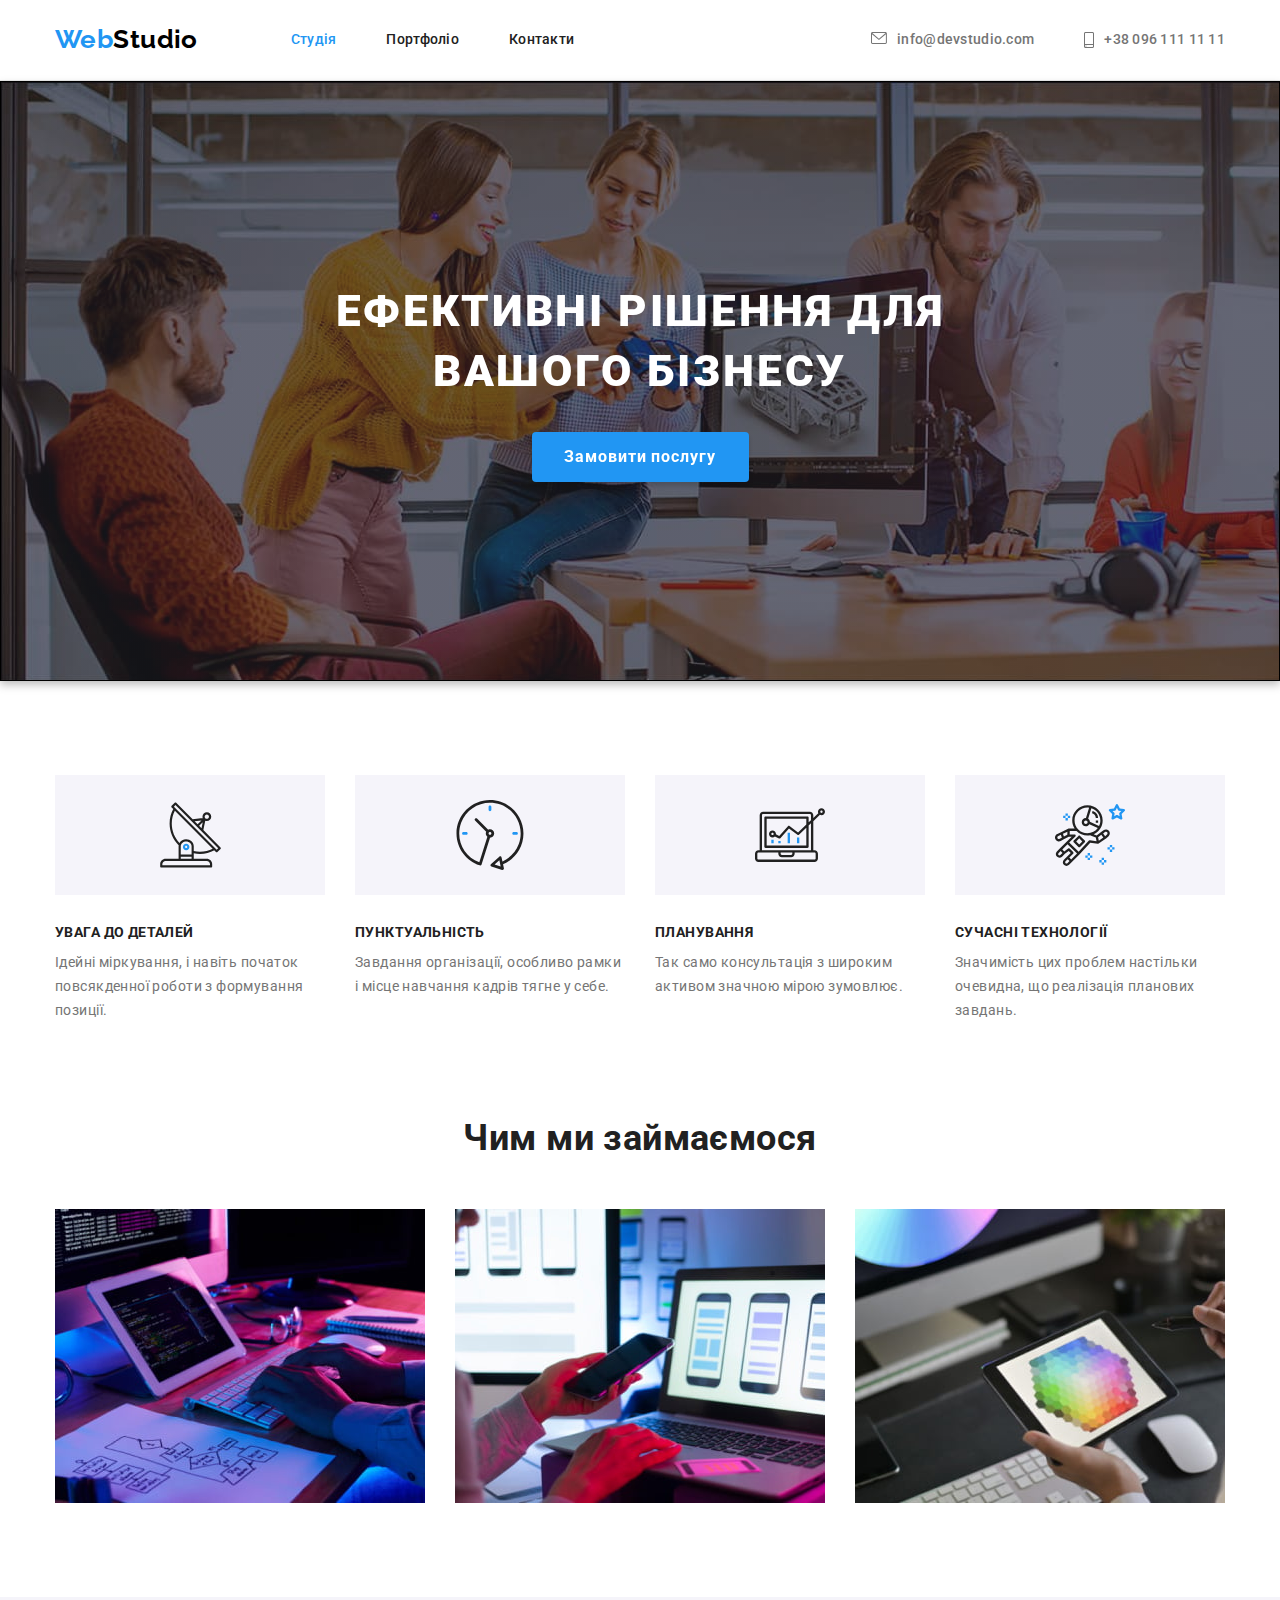
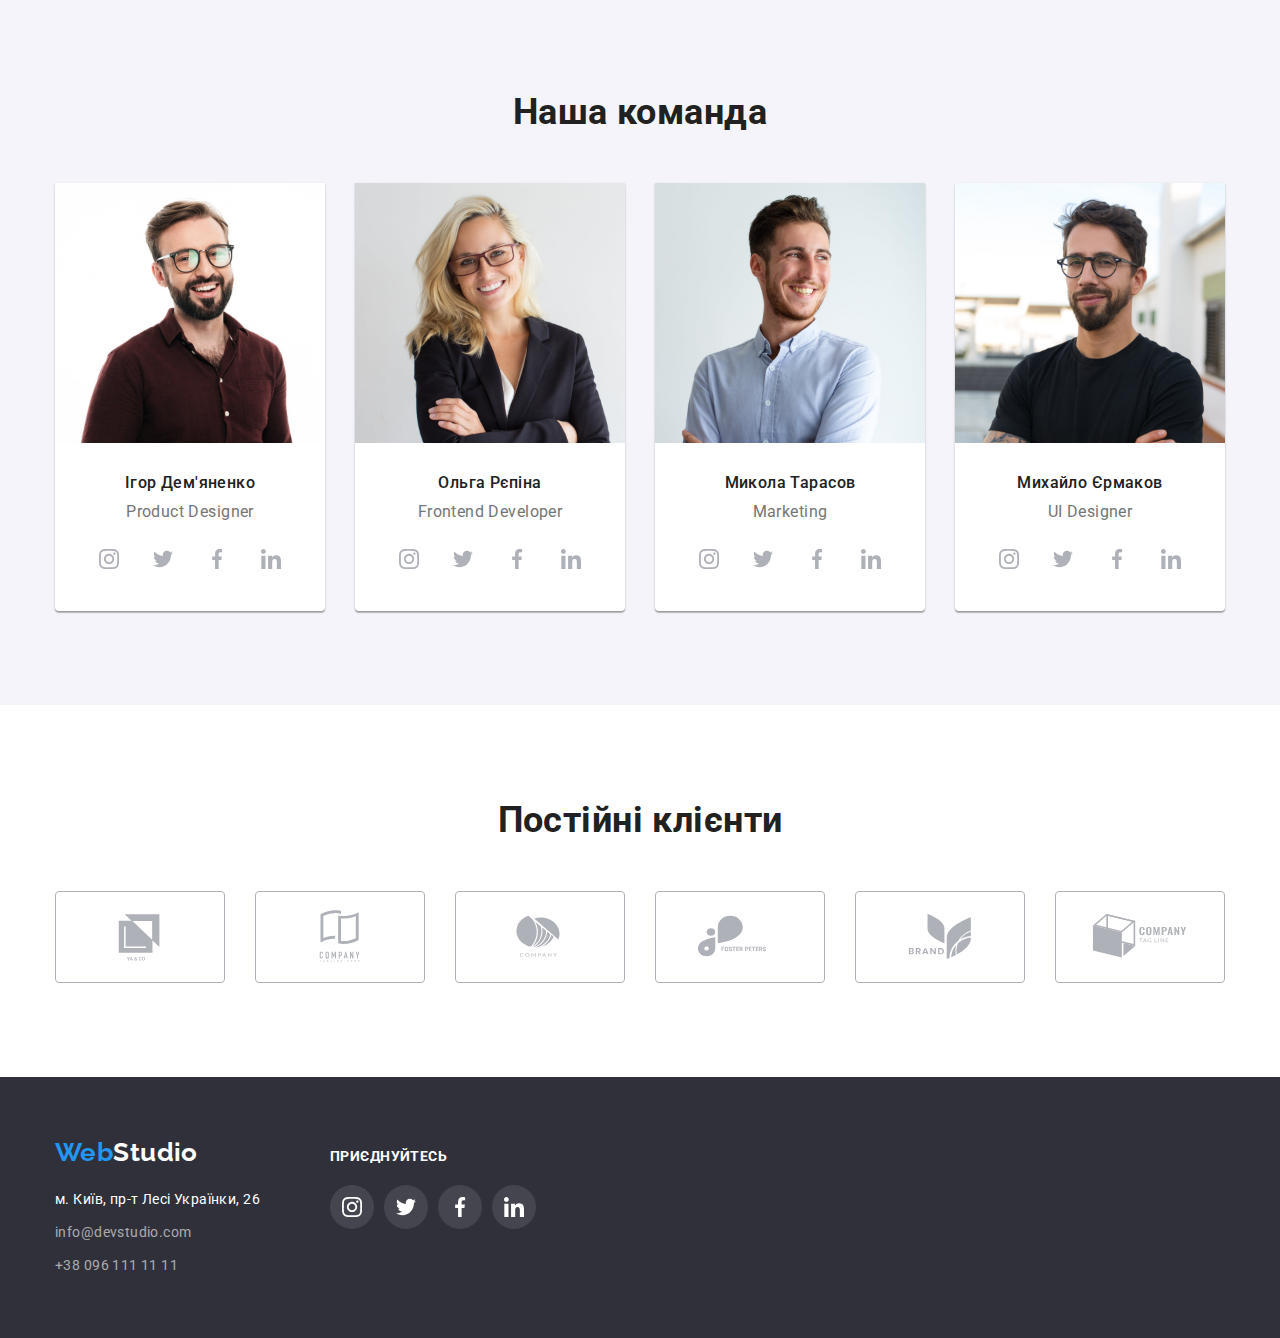
<file: index.html>
<!DOCTYPE html>
<html lang="uk">
	<head>
		<meta charset="UTF-8" />
		<meta http-equiv="X-UA-Compatible" content="IE=edge" />
		<meta name="viewport" content="width=device-width, initial-scale=1.0" />
		<title>Студія</title>
		<link rel="preconnect" href="https://fonts.googleapis.com" />
		<link rel="preconnect" href="https://fonts.gstatic.com" crossorigin />
		<link
			href="https://fonts.googleapis.com/css2?family=Raleway:wght@700&family=Roboto:wght@400;500;700;900&display=swap"
			rel="stylesheet"
		/>
		<link rel="stylesheet" href="./css/reset.css" />
		<link rel="stylesheet" href="./css/styles.css" />
	</head>
	<body>
		<header class="page-header">
			<div class="header-wrap container">
				<nav class="header-nav">
					<a href="" lang="en" class="logo"> Web<span class="logo-second-part">Studio</span> </a>
					<ul class="header-menu list">
						<li><a href="" class="menu-link link current">Студія</a></li>
						<li><a href="./portfolio.html" class="menu-link link">Портфоліо</a></li>
						<li><a href="" class="menu-link link">Контакти</a></li>
					</ul>
				</nav>
				<ul class="header-contacts list">
					<li class="header-contact">
						<a href="mailto:info@devstudio.com" class="contacts-link link">
							<div class="contacts-wrap">
								<svg class="header-icon" width="16" height="12">
									<use href="./image/svg/icons.svg#envelope"></use>
								</svg>
								<p>info@devstudio.com</p>
							</div>
						</a>
					</li>
					<li class="header-contact">
						<a href="tel:+380961111111" class="contacts-link link">
							<div class="contacts-wrap">
								<svg class="header-icon" width="10" height="16">
									<use href="./image/svg/icons.svg#smartphone"></use>
								</svg>
								<p>+38 096 111 11 11</p>
							</div>
						</a>
					</li>
				</ul>
			</div>
		</header>
		<main>
			<!-- Герой -->
			<section class="hero">
				<div class="hero-promo">
					<h1 class="hero-title">Ефективні рішення для вашого бізнесу</h1>
					<button type="button" class="hero-button">Замовити послугу</button>
				</div>
			</section>
			<!-- Переваги -->
			<section class="benefits section">
				<div class="container">
					<h2 class="benefits-title visually-hidden">Переваги</h2>
					<ul class="benefits-list list">
						<li class="benefits-item">
							<div class="benefits-picture">
								<svg class="benefits-icon" width="65" height="70">
									<use href="./image/svg/icons.svg#antenna"></use>
								</svg>
							</div>
							<h3 class="benefits-subtitle">Увага до деталей</h3>
							<p class="benefits-text">
								Ідейні міркування, і навіть початок повсякденної роботи з формування позиції.
							</p>
						</li>
						<li class="benefits-item">
							<div class="benefits-picture">
								<svg class="benefits-icon" width="70" height="70">
									<use href="./image/svg/icons.svg#clock"></use>
								</svg>
							</div>
							<h3 class="benefits-subtitle">Пунктуальність</h3>
							<p class="benefits-text">
								Завдання організації, особливо рамки і місце навчання кадрів тягне у себе.
							</p>
						</li>
						<li class="benefits-item">
							<div class="benefits-picture">
								<svg class="benefits-icon" width="70" height="70">
									<use href="./image/svg/icons.svg#diagram"></use>
								</svg>
							</div>
							<h3 class="benefits-subtitle">Планування</h3>
							<p class="benefits-text">
								Так само консультація з широким активом значною мірою зумовлює.
							</p>
						</li>
						<li class="benefits-item">
							<div class="benefits-picture">
								<svg class="benefits-icon" width="70" height="70">
									<use href="./image/svg/icons.svg#astronaut"></use>
								</svg>
							</div>
							<h3 class="benefits-subtitle">Сучасні технології</h3>
							<p class="benefits-text">
								Значимість цих проблем настільки очевидна, що реалізація планових завдань.
							</p>
						</li>
					</ul>
				</div>
			</section>
			<!-- Чим ми займаємося -->
			<section class="work section">
				<div class="container">
					<h2 class="work-title section-title">Чим ми займаємося</h2>
					<ul class="work-list list">
						<li class="work-item">
							<img
								src="./image/work/work1.jpg"
								alt="Людина набирає програмний код на клавіатурі"
								width="370"
							/>
						</li>
						<li class="work-item">
							<img
								src="./image/work/work2.jpg"
								alt="Людина працює з телефоном через ноутбук"
								width="370"
							/>
						</li>
						<li class="work-item">
							<img
								src="./image/work/work3.jpg"
								alt="Людина вибирає колір на планшеті"
								width="370"
							/>
						</li>
					</ul>
				</div>
			</section>
			<!-- Наша команда -->
			<section class="team section">
				<div class="container">
					<h2 class="team-title section-title">Наша команда</h2>
					<ul class="team-list list">
						<li class="team-item">
							<img
								src="./image/team/p-designer.jpg"
								alt="фотографія Ігоря Дем'яненко"
								width="270"
							/>
							<div class="team-description">
								<h3 class="team-subtitle">Ігор Дем'яненко</h3>
								<p class="team-text" lang="en">Product Designer</p>
								<ul class="team-socials">
									<li class="team-social-item social-item">
										<a href="" class="team-social-link social-link">
											<svg class="team-icon social-icon" width="20" height="20">
												<use href="./image/svg/icons.svg#instagram"></use>
											</svg>
										</a>
									</li>
									<li class="team-social-item social-item">
										<a href="" class="team-social-link social-link">
											<svg class="team-icon social-icon" width="20" height="20">
												<use href="./image/svg/icons.svg#twitter"></use>
											</svg>
										</a>
									</li>
									<li class="team-social-item social-item">
										<a href="" class="team-social-link social-link">
											<svg class="team-icon social-icon" width="20" height="20">
												<use href="./image/svg/icons.svg#facebook"></use>
											</svg>
										</a>
									</li>
									<li class="team-social-item social-item">
										<a href="" class="team-social-link social-link">
											<svg class="team-icon social-icon" width="20" height="20">
												<use href="./image/svg/icons.svg#linkedin"></use>
											</svg>
										</a>
									</li>
								</ul>
							</div>
						</li>
						<li class="team-item">
							<img src="./image/team//developer.jpg" alt="фотографія Ольга Рєпіна" width="270" />
							<div class="team-description">
								<h3 class="team-subtitle">Ольга Рєпіна</h3>
								<p class="team-text" lang="en">Frontend Developer</p>
								<ul class="team-socials">
									<li class="team-social-item social-item">
										<a href="" class="team-social-link social-link">
											<svg class="team-icon social-icon" width="20" height="20">
												<use href="./image/svg/icons.svg#instagram"></use>
											</svg>
										</a>
									</li>
									<li class="team-social-item social-item">
										<a href="" class="team-social-link social-link">
											<svg class="team-icon social-icon" width="20" height="20">
												<use href="./image/svg/icons.svg#twitter"></use>
											</svg>
										</a>
									</li>
									<li class="team-social-item social-item">
										<a href="" class="team-social-link social-link">
											<svg class="team-icon social-icon" width="20" height="20">
												<use href="./image/svg/icons.svg#facebook"></use>
											</svg>
										</a>
									</li>
									<li class="team-social-item social-item">
										<a href="" class="team-social-link social-link">
											<svg class="team-icon social-icon" width="20" height="20">
												<use href="./image/svg/icons.svg#linkedin"></use>
											</svg>
										</a>
									</li>
								</ul>
							</div>
						</li>
						<li class="team-item">
							<img src="./image/team/marketing.jpg" alt="фотографія Миколи Тарасова" width="270" />
							<div class="team-description">
								<h3 class="team-subtitle">Микола Тарасов</h3>
								<p class="team-text" lang="en">Marketing</p>
								<ul class="team-socials">
									<li class="team-social-item social-item">
										<a href="" class="team-social-link social-link">
											<svg class="team-icon social-icon" width="20" height="20">
												<use href="./image/svg/icons.svg#instagram"></use>
											</svg>
										</a>
									</li>
									<li class="team-social-item social-item">
										<a href="" class="team-social-link social-link">
											<svg class="team-icon social-icon" width="20" height="20">
												<use href="./image/svg/icons.svg#twitter"></use>
											</svg>
										</a>
									</li>
									<li class="team-social-item social-item">
										<a href="" class="team-social-link social-link">
											<svg class="team-icon social-icon" width="20" height="20">
												<use href="./image/svg/icons.svg#facebook"></use>
											</svg>
										</a>
									</li>
									<li class="team-social-item social-item">
										<a href="" class="team-social-link social-link">
											<svg class="team-icon social-icon" width="20" height="20">
												<use href="./image/svg/icons.svg#linkedin"></use>
											</svg>
										</a>
									</li>
								</ul>
							</div>
						</li>
						<li class="team-item">
							<img
								src="./image/team/ui-designer.jpg"
								alt="фотографія Михайла Єрмакова"
								width="270"
							/>
							<div class="team-description">
								<h3 class="team-subtitle">Михайло Єрмаков</h3>
								<p class="team-text" lang="en">UI Designer</p>
								<ul class="team-socials">
									<li class="team-social-item social-item">
										<a href="" class="team-social-link social-link">
											<svg class="team-icon social-icon" width="20" height="20">
												<use href="./image/svg/icons.svg#instagram"></use>
											</svg>
										</a>
									</li>
									<li class="team-social-item social-item">
										<a href="" class="team-social-link social-link">
											<svg class="team-icon social-icon" width="20" height="20">
												<use href="./image/svg/icons.svg#twitter"></use>
											</svg>
										</a>
									</li>
									<li class="team-social-item social-item">
										<a href="" class="team-social-link social-link">
											<svg class="team-icon social-icon" width="20" height="20">
												<use href="./image/svg/icons.svg#facebook"></use>
											</svg>
										</a>
									</li>
									<li class="team-social-item social-item">
										<a href="" class="team-social-link social-link">
											<svg class="team-icon social-icon" width="20" height="20">
												<use href="./image/svg/icons.svg#linkedin"></use>
											</svg>
										</a>
									</li>
								</ul>
							</div>
						</li>
					</ul>
				</div>
			</section>
			<!-- Постійні клієнти -->
			<section class="clients section">
				<div class="container">
					<h2 class="clients-title section-title">Постійні клієнти</h2>
					<ul class="clients-list">
						<li class="clients-item">
							<a href="" class="clients-link">
								<svg class="clients-icon" width="106" height="60">
									<use href="./image/svg/icons.svg#logo1"></use>
								</svg>
							</a>
						</li>
						<li class="clients-item">
							<a href="" class="clients-link">
								<svg class="clients-icon" width="106" height="60">
									<use href="./image/svg/icons.svg#logo2"></use>
								</svg>
							</a>
						</li>
						<li class="clients-item">
							<a href="" class="clients-link">
								<svg class="clients-icon" width="106" height="60">
									<use href="./image/svg/icons.svg#logo3"></use>
								</svg>
							</a>
						</li>
						<li class="clients-item">
							<a href="" class="clients-link">
								<svg class="clients-icon" width="106" height="60">
									<use href="./image/svg/icons.svg#logo4"></use>
								</svg>
							</a>
						</li>
						<li class="clients-item">
							<a href="" class="clients-link">
								<svg class="clients-icon" width="106" height="60">
									<use href="./image/svg/icons.svg#logo5"></use>
								</svg>
							</a>
						</li>
						<li class="clients-item">
							<a href="" class="clients-link">
								<svg class="clients-icon" width="106" height="60">
									<use href="./image/svg/icons.svg#logo6"></use>
								</svg>
							</a>
						</li>
					</ul>
				</div>
			</section>
		</main>
		<footer class="down">
			<div class="footer-container container">
				<div class="footer-address">
					<a href="" lang="en" class="logo"> Web<span class="logo-second-part">Studio</span> </a>
					<address class="footer-contacts">
						<ul class="footer-list list">
							<li class="footer-item">
								<a
									href="https://moovitapp.com/index/uk/Громадський_транспорт-бульвар_Лесі_Українки_26-Kyiv-site_40308368-3468"
									target="_blank"
									rel="noopener noreferrer"
									class="footer-link link"
									>м. Київ, пр-т Лесі Українки, 26</a
								>
							</li>
							<li class="footer-item">
								<a href="mailto:info@devstudio.com" class="footer-link link transparent"
									>info@devstudio.com</a
								>
							</li>
							<li class="footer-item">
								<a href="tel:+380961111111" class="footer-link link transparent"
									>+38 096 111 11 11</a
								>
							</li>
						</ul>
					</address>
				</div>
				<div class="footer-follow">
					<p class="footer-call">приєднуйтесь</p>
					<ul class="footer-socials-list">
						<li class="footer-social-item social-item">
							<a href="" class="footer-social-link social-link">
								<svg class="footer-icon social-icon" width="20" height="20">
									<use href="./image/svg/icons.svg#instagram"></use>
								</svg>
							</a>
						</li>
						<li class="footer-social-item social-item">
							<a href="" class="footer-social-link social-link">
								<svg class="footer-icon social-icon" width="20" height="20">
									<use href="./image/svg/icons.svg#twitter"></use>
								</svg>
							</a>
						</li>
						<li class="footer-social-item social-item">
							<a href="" class="footer-social-link social-link">
								<svg class="footer-icon social-icon" width="20" height="20">
									<use href="./image/svg/icons.svg#facebook"></use>
								</svg>
							</a>
						</li>
						<li class="footer-social-item social-item">
							<a href="" class="footer-social-link social-link">
								<svg class="footer-icon social-icon" width="20" height="20">
									<use href="./image/svg/icons.svg#linkedin"></use>
								</svg>
							</a>
						</li>
					</ul>
				</div>
			</div>
		</footer>
	</body>
</html>
</file>
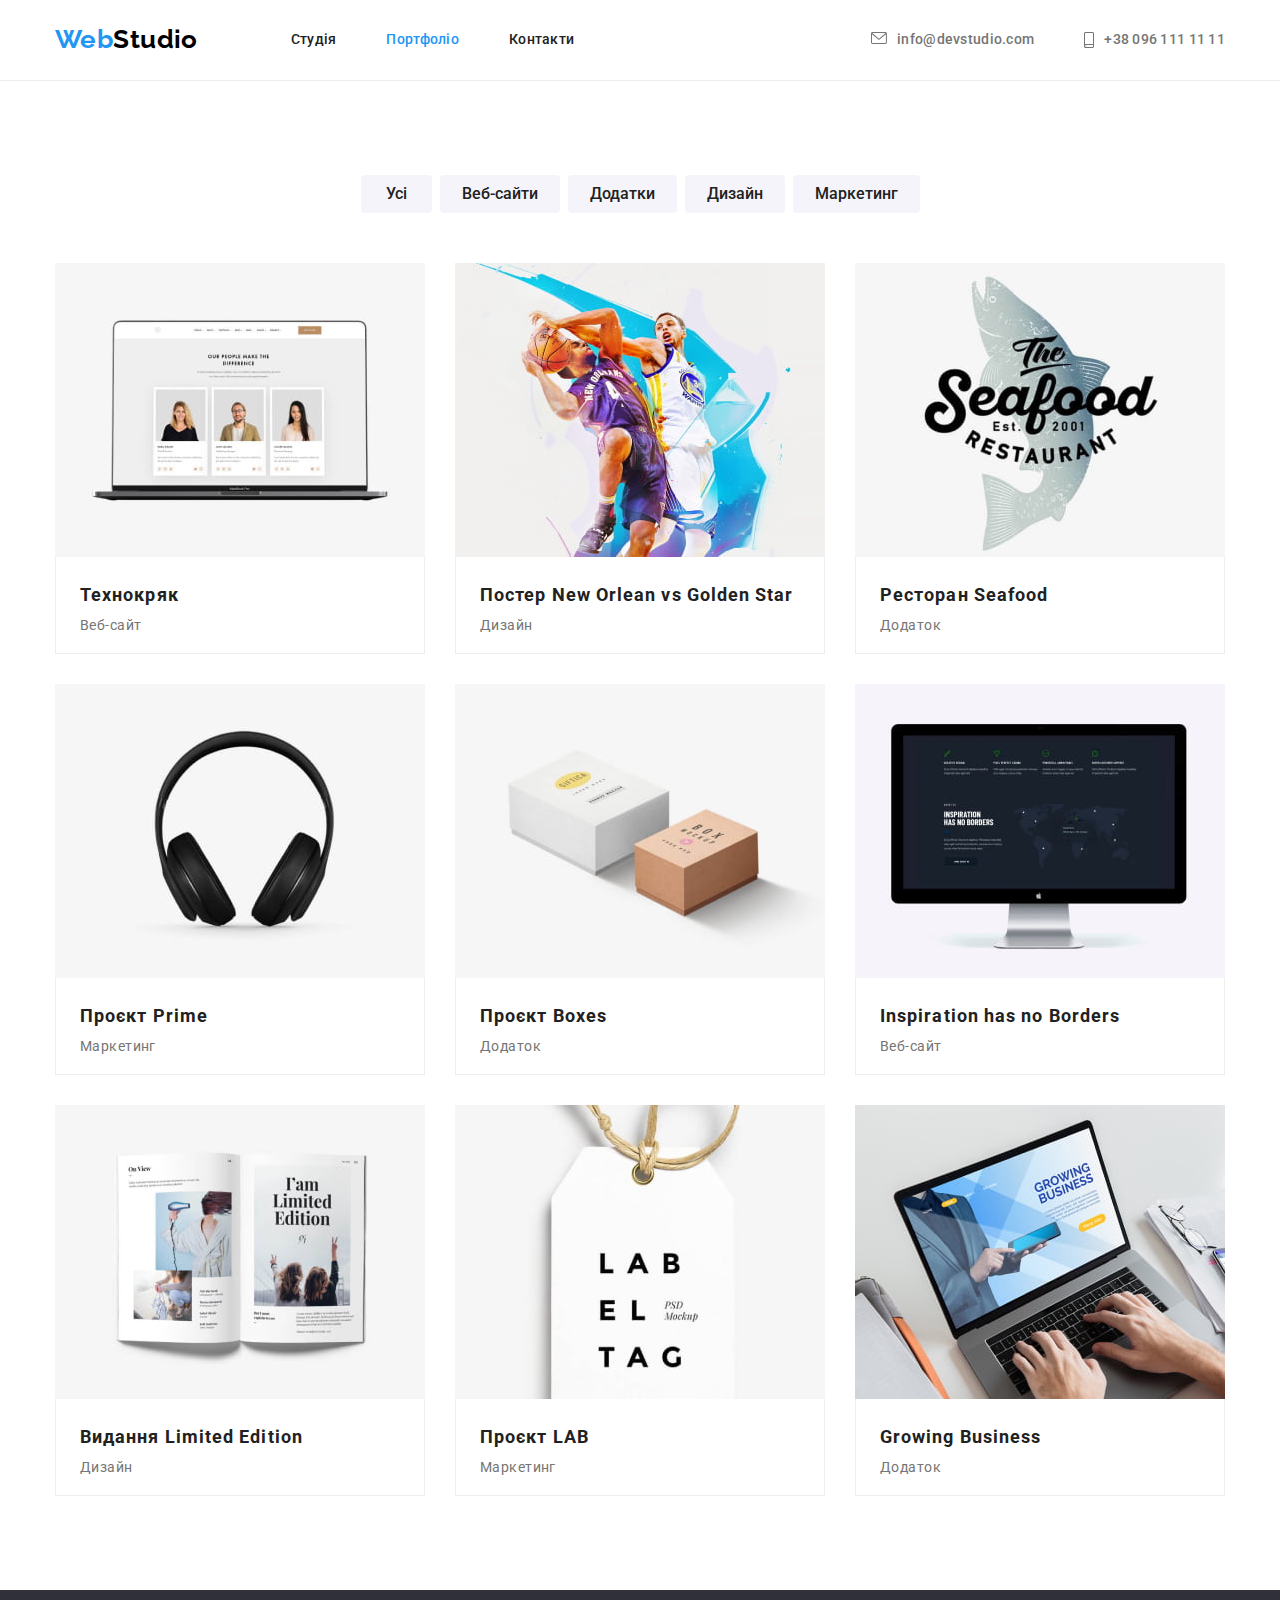
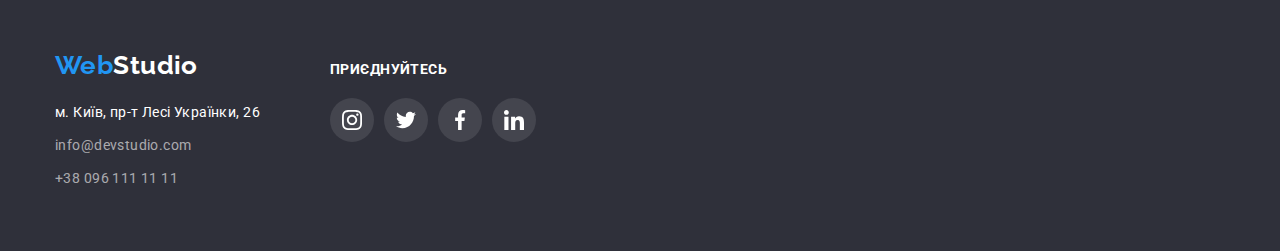
<file: portfolio.html>
<!DOCTYPE html>
<html lang="uk">
	<head>
		<meta charset="UTF-8" />
		<meta http-equiv="X-UA-Compatible" content="IE=edge" />
		<meta name="viewport" content="width=device-width, initial-scale=1.0" />
		<title>Портфоліо</title>
		<link rel="preconnect" href="https://fonts.googleapis.com" />
		<link rel="preconnect" href="https://fonts.gstatic.com" crossorigin />
		<link
			href="https://fonts.googleapis.com/css2?family=Raleway:wght@700&family=Roboto:wght@400;500;700;900&display=swap"
			rel="stylesheet"
		/>
		<link rel="stylesheet" href="./css/reset.css" />
		<link rel="stylesheet" href="./css/styles.css" />
	</head>
	<body>
		<header class="page-header">
			<div class="header-wrap container">
				<nav class="header-nav">
					<a href="" lang="en" class="logo">
						<span class="logo-first-part">Web</span><span class="logo-second-part">Studio</span>
					</a>
					<ul class="header-menu list">
						<li><a href="./index.html" class="menu-link link">Студія</a></li>
						<li><a href="" class="menu-link link current">Портфоліо</a></li>
						<li><a href="" class="menu-link link">Контакти</a></li>
					</ul>
				</nav>
				<ul class="header-contacts list">
					<li class="header-contact">
						<a href="mailto:info@devstudio.com" class="contacts-link link">
							<div class="contacts-wrap">
								<svg class="header-icon" width="16" height="12">
									<use href="./image/svg/icons.svg#envelope"></use>
								</svg>
								<p>info@devstudio.com</p>
							</div>
						</a>
					</li>
					<li class="header-contact">
						<a href="tel:+380961111111" class="contacts-link link">
							<div class="contacts-wrap">
								<svg class="header-icon" width="10" height="16">
									<use href="./image/svg/icons.svg#smartphone"></use>
								</svg>
								<p>+38 096 111 11 11</p>
							</div>
						</a>
					</li>
				</ul>
			</div>
		</header>
		<main>
			<!-- Проєкти -->
			<section class="portfolio section">
				<div class="container">
					<h1 class="main-title visually-hidden">Портфоліо</h1>
					<ul class="portfolio-buttons list">
						<li class="buttons-item">
							<button type="button" class="portfolio-button big-size">Усі</button>
						</li>
						<li class="buttons-item">
							<button type="button" class="portfolio-button">Веб-сайти</button>
						</li>
						<li class="buttons-item">
							<button type="button" class="portfolio-button">Додатки</button>
						</li>
						<li class="buttons-item">
							<button type="button" class="portfolio-button">Дизайн</button>
						</li>
						<li class="buttons-item">
							<button type="button" class="portfolio-button">Маркетинг</button>
						</li>
					</ul>
					<ul class="portfolio-list list">
						<li class="portfolio-item">
							<a href="" class="portfolio-link">
								<img src="./image/portfolio/project1.jpg" alt="Веб-сайт Технокряк" width="370" />
								<div class="portfolio-description">
									<h2 class="portfolio-title">Технокряк</h2>
									<p class="portfolio-text">Веб-сайт</p>
								</div>
							</a>
						</li>
						<li class="portfolio-item">
							<a href="" class="portfolio-link">
								<img
									src="./image/portfolio/project2.jpg"
									alt="Дизайн постера з двума баскетболістами"
									width="370"
								/>
								<div class="portfolio-description">
									<h2 class="portfolio-title">Постер New Orlean vs Golden Star</h2>
									<p class="portfolio-text">Дизайн</p>
								</div>
							</a>
						</li>
						<li class="portfolio-item">
							<a href="" class="portfolio-link">
								<img
									src="./image/portfolio/project3.jpg"
									alt=">Логотип ресторану Seafood"
									width="370"
								/>
								<div class="portfolio-description">
									<h2 class="portfolio-title">Ресторан Seafood</h2>
									<p class="portfolio-text">Додаток</p>
								</div>
							</a>
						</li>
						<li class="portfolio-item">
							<a href="" class="portfolio-link">
								<img src="./image/portfolio/project4.jpg" alt="Навушники" width="370" />
								<div class="portfolio-description">
									<h2 class="portfolio-title">Проєкт Prime</h2>
									<p class="portfolio-text">Маркетинг</p>
								</div>
							</a>
						</li>
						<li class="portfolio-item">
							<a href="" class="portfolio-link">
								<img src="./image/portfolio/project5.jpg" alt="Дві коробки з картону" width="370" />
								<div class="portfolio-description">
									<h2 class="portfolio-title">Проєкт Boxes</h2>
									<p class="portfolio-text">Додаток</p>
								</div>
							</a>
						</li>
						<li class="portfolio-item">
							<a href="" class="portfolio-link">
								<img
									src="./image/portfolio/project6.jpg"
									alt="Веб-сайт на екрані монітору"
									width="370"
								/>
								<div class="portfolio-description">
									<h2 class="portfolio-title">Inspiration has no Borders</h2>
									<p class="portfolio-text">Веб-сайт</p>
								</div>
							</a>
						</li>
						<li class="portfolio-item">
							<a href="" class="portfolio-link">
								<img
									src="./image/portfolio/project7.jpg"
									alt="Розворот періодичного видання"
									width="370"
								/>
								<div class="portfolio-description">
									<h2 class="portfolio-title">Видання Limited Edition</h2>
									<p class="portfolio-text">Дизайн</p>
								</div>
							</a>
						</li>
						<li class="portfolio-item">
							<a href="" class="portfolio-link">
								<img
									src="./image/portfolio/project8.jpg"
									alt="Етикетка з назвою проекту"
									width="370"
								/>
								<div class="portfolio-description">
									<h2 class="portfolio-title">Проєкт LAB</h2>
									<p class="portfolio-text">Маркетинг</p>
								</div>
							</a>
						</li>
						<li class="portfolio-item">
							<a href="" class="portfolio-link">
								<img
									src="./image/portfolio/project9.jpg"
									alt="Людина працює за ноутбуком з додатком Growing Business"
									width="370"
								/>
								<div class="portfolio-description">
									<h2 class="portfolio-title">Growing Business</h2>
									<p class="portfolio-text">Додаток</p>
								</div>
							</a>
						</li>
					</ul>
				</div>
			</section>
		</main>
		<footer class="down">
			<div class="footer-container container">
				<div class="footer-address">
					<a href="" lang="en" class="logo"> Web<span class="logo-second-part">Studio</span> </a>
					<address class="footer-contacts">
						<ul class="footer-list list">
							<li class="footer-item">
								<a
									href="https://moovitapp.com/index/uk/Громадський_транспорт-бульвар_Лесі_Українки_26-Kyiv-site_40308368-3468"
									target="_blank"
									rel="noopener noreferrer"
									class="footer-link link"
									>м. Київ, пр-т Лесі Українки, 26</a
								>
							</li>
							<li class="footer-item">
								<a href="mailto:info@devstudio.com" class="footer-link link transparent"
									>info@devstudio.com</a
								>
							</li>
							<li class="footer-item">
								<a href="tel:+380961111111" class="footer-link link transparent"
									>+38 096 111 11 11</a
								>
							</li>
						</ul>
					</address>
				</div>
				<div class="footer-follow">
					<p class="footer-call">приєднуйтесь</p>
					<ul class="footer-socials-list">
						<li class="footer-social-item social-item">
							<a href="" class="footer-social-link social-link">
								<svg class="footer-icon social-icon" width="20" height="20">
									<use href="./image/svg/icons.svg#instagram"></use>
								</svg>
							</a>
						</li>
						<li class="footer-social-item social-item">
							<a href="" class="footer-social-link social-link">
								<svg class="footer-icon social-icon" width="20" height="20">
									<use href="./image/svg/icons.svg#twitter"></use>
								</svg>
							</a>
						</li>
						<li class="footer-social-item social-item">
							<a href="" class="footer-social-link social-link">
								<svg class="footer-icon social-icon" width="20" height="20">
									<use href="./image/svg/icons.svg#facebook"></use>
								</svg>
							</a>
						</li>
						<li class="footer-social-item social-item">
							<a href="" class="footer-social-link social-link">
								<svg class="footer-icon social-icon" width="20" height="20">
									<use href="./image/svg/icons.svg#linkedin"></use>
								</svg>
							</a>
						</li>
					</ul>
				</div>
			</div>
		</footer>
	</body>
</html>
</file>
<file: css/styles.css>
/* -----------------COMMON---------------------- */
:root {
	--primary-text-color: #757575;
	--secondary-text-color: #ffffff;
	--tertiary-text-color: #212121;
	--primary-title-color: #212121;
	--secondary-title-color: #ffffff;
	--logo-first-color: #2196f3;
	--logo-second-color: #000000;
	--logo-third-color: #ffffff;
	--accent-color: #2196f3;
	--accent-hero-color: #188ce8;
	--primary-background-color: #ffffff;
	--secondary-background-color: #2f303a;
	--tertiary-background-color: #f5f4fa;
	--button-background-color: #2196f3;
	--link-footer-color: rgba(255, 255, 255, 0.6);
	--primary-icon-color: #afb1b8;
}

body {
	font-family: Roboto, Arial, Helvetica, sans-serif;
	font-size: 14px;
	letter-spacing: 0.03em;
	background-color: var(--primary-background-color);
	color: var(--primary-text-color);
}

.visually-hidden {
	position: absolute;
	width: 1px;
	height: 1px;
	margin: -1px;
	border: 0;
	padding: 0;

	white-space: nowrap;
	clip-path: inset(100%);
	clip: rect(0 0 0 0);
	overflow: hidden;
}

.link:hover,
.link:focus {
	color: var(--accent-color);
}

.list .current {
	color: var(--accent-color);
}

.section-title,
.benefits-subtitle,
.team-subtitle,
.portfolio-title {
	color: var(--primary-title-color);
}

.section-title,
.benefits-subtitle,
.portfolio-title {
	font-weight: 700;
}

.section-title {
	margin-bottom: 50px;
	font-size: 36px;
	text-align: center;
	line-height: 1.17;
}

[type="button"] {
	font-family: inherit;
	font-size: 16px;
	cursor: pointer;
	border: none;
	display: block;
}

.container {
	margin: 0 auto;
	width: 1200px;
	padding: 0 15px;
}

.section {
	padding: 94px 0;
}

.social-item {
	width: 44px;
	height: 44px;
}
.social-link {
	display: flex;
	justify-content: center;
	align-items: center;
	width: 100%;
	height: 100%;
	border-radius: 50%;
}
.social-link:hover,
.social-link:focus {
	background-color: var(--accent-color);
}
.social-link:hover .team-icon,
.social-link:focus .team-icon {
	fill: var(--secondary-text-color);
}

/* -----------------HEADER---------------------- */
.logo {
	font-family: Raleway, Arial, Helvetica, sans-serif;
	font-weight: 700;
	font-size: 26px;
	line-height: 1.19;
	color: var(--logo-first-color);
}

.header-nav .logo {
	padding: 24px 0;
}
.header-nav .logo-second-part {
	color: var(--logo-second-color);
}

.contacts-link,
.menu-link {
	display: block;
	padding: 32px 0;
	font-weight: 500;
	line-height: 1.14;
	letter-spacing: 0.02em;
}
.menu-link {
	color: var(--tertiary-text-color);
}

.page-header {
	border-bottom: 1px solid #ececec;
}

.header-wrap {
	display: flex;
	justify-content: space-between;
	align-items: center;
}

.header-nav {
	display: flex;
	column-gap: 93px;
}

.header-menu {
	display: flex;
	align-items: center;
	column-gap: 50px;
}

.header-contacts {
	display: flex;
	column-gap: 50px;
}

.contacts-wrap {
	display: flex;
	gap: 10px;
}

.header-icon {
	fill: var(--primary-text-color);
}

.contacts-link:focus .header-icon,
.contacts-link:hover .header-icon {
	fill: var(--accent-color);
}

/* -----------------FOOTER---------------------- */

.down {
	padding: 60px 0;
	background-color: var(--secondary-background-color);
}

.down .logo {
	display: inline-block;
	margin-bottom: 20px;
}

.down .logo-second-part {
	color: var(--logo-third-color);
}

.footer-contacts {
	font-style: normal;
}

.footer-link {
	color: var(--secondary-text-color);
	line-height: 1.71;
}

.transparent {
	color: var(--link-footer-color);
}

.footer-item:not(:last-child) {
	margin-bottom: 9px;
}

.footer-container {
	display: flex;
	align-items: baseline;
	gap: 70px;
}

.footer-call {
	font-weight: 700;
	line-height: 1.14;
	text-transform: uppercase;
	color: var(--secondary-text-color);
	margin-bottom: 20px;
}

.footer-socials-list {
	display: flex;
	gap: 10px;
}
.footer-social-link {
	background: rgba(255, 255, 255, 0.1);
}

.footer-icon {
	fill: var(--secondary-text-color);
}
/* -----------------MAIN PAGE---------------------- */
/* -----------------HERO---------------------- */
.hero {
	padding: 200px 0;
	max-width: 1600px;
	height: 600px;
	margin: 0 auto;
	border: 1px solid #000000;
	filter: drop-shadow(0px 4px 4px rgba(0, 0, 0, 0.25));
	background-color: #c4c4c4;
	background-image: linear-gradient(to right, rgba(47, 48, 58, 0.4), rgba(47, 48, 58, 0.4)),
		url("../image/hero/main-bg.jpg");
	text-align: center;
}

.hero-promo {
	width: 696px;
	margin: 0 auto;
}

.hero-title {
	margin-bottom: 30px;
	font-weight: 900;
	font-size: 44px;
	line-height: 1.36;
	letter-spacing: 0.06em;
	text-transform: uppercase;
	color: var(--secondary-text-color);
}

.hero-button {
	min-width: 217px;
	padding: 10px 32px;
	margin: 0 auto;
	box-shadow: 0px 4px 4px rgba(0, 0, 0, 0.15);
	border-radius: 4px;
	background-color: var(--button-background-color);
	font-weight: 700;
	line-height: 1.88;
	letter-spacing: 0.06em;
	color: var(--secondary-text-color);
}
.hero-button:hover,
.hero-button:focus {
	background-color: var(--accent-hero-color);
}
/* -----------------BENEFITS---------------------- */

.benefits-subtitle {
	margin-bottom: 10px;
	font-size: inherit;
	line-height: 1.14;
	text-transform: uppercase;
}

.benefits-text {
	line-height: 1.71;
}

.benefits-list {
	display: flex;
	gap: 30px;
	flex-wrap: wrap;
}

.benefits-picture {
	display: flex;
	align-items: center;
	justify-content: center;
	flex-shrink: 0;
	width: 270px;
	height: 120px;
	background-color: var(--tertiary-background-color);
	margin-bottom: 30px;
}

.benefits-item {
	flex-basis: calc((100% - 3 * 30px) / 4);
}

/* -----------------WORK---------------------- */
.work {
	padding-top: 0;
}
.work-list {
	display: flex;
	gap: 30px;
	flex-wrap: wrap;
}
.work-item {
	flex-basis: calc((100% - 2 * 30px) / 3);
}
.work-item img {
	display: block;
}
/* -----------------TEAM---------------------- */
.team {
	background-color: var(--tertiary-background-color);
}

.team-subtitle,
.team-text {
	text-align: center;
	font-size: 16px;
	line-height: 1.19;
	margin-bottom: 16px;
}

.team-subtitle {
	font-weight: 500;
}

.team-list {
	display: flex;
	gap: 30px;
}
.team-item {
	flex-basis: calc((100% - 3 * 30px) / 4);
	box-shadow: 0px 1px 3px rgba(0, 0, 0, 0.12), 0px 1px 1px rgba(0, 0, 0, 0.14),
		0px 2px 1px rgba(0, 0, 0, 0.2);
	border-radius: 0px 0px 4px 4px;
	background-color: var(--primary-background-color);
}

.team-item img {
	display: block;
}

.team-subtitle {
	margin-bottom: 10px;
}

.team-description {
	padding: 30px 32px;
}

.team-socials {
	display: flex;
	justify-content: space-between;
}

.team-icon {
	fill: var(--primary-icon-color);
}

/* -----------------CLIENTS---------------------- */
.clients-list {
	display: flex;
	justify-content: space-between;
	gap: 30px;
}

.clients-item {
	width: 170px;
	height: 92px;
}

.clients-link {
	display: flex;
	align-items: center;
	justify-content: center;
	width: 100%;
	height: 100%;
	border: 1px solid var(--primary-icon-color);
	border-radius: 4px;
	color: var(--accent-color);
}

.clients-link:hover,
.clients-link:focus {
	border: 1px solid var(--accent-color);
}

.clients-icon {
	fill: var(--primary-icon-color);
}

.clients-link:hover .clients-icon,
.clients-link:focus .clients-icon {
	fill: currentColor;
}

/* -----------------PORTFOLIO PAGE---------------------- */

.portfolio-buttons {
	display: flex;
	justify-content: center;
	flex-wrap: wrap;
	margin-bottom: 50px;
}

.buttons-item + .buttons-item {
	margin-left: 8px;
}

.portfolio-button {
	font-weight: 500;
	line-height: 1.62;
	color: var(--tertiary-text-color);
	background-color: var(--tertiary-background-color);
	border-radius: 4px;
}

.portfolio-button {
	padding: 6px 22px;
}

.big-size {
	padding: 6px 25px;
}

.portfolio-button:hover,
.portfolio-button:focus {
	color: var(--secondary-text-color);
	background-color: var(--button-background-color);
	box-shadow: 0px 3px 1px rgba(0, 0, 0, 0.1), 0px 1px 2px rgba(0, 0, 0, 0.08),
		0px 2px 2px rgba(0, 0, 0, 0.12);
}

.portfolio-list {
	display: flex;
	gap: 30px;
	flex-wrap: wrap;
}

.portfolio-item {
	flex-basis: calc((100% - 2 * 30px) / 3);
}
.portfolio-link {
	display: block;
}

.portfolio-link:hover,
.portfolio-link:focus {
	box-shadow: 0px 1px 1px rgba(0, 0, 0, 0.12), 0px 4px 4px rgba(0, 0, 0, 0.06),
		1px 4px 6px rgba(0, 0, 0, 0.16);
}

.portfolio-item img {
	display: block;
}

.portfolio-description {
	padding: 20px 24px;
	border: 1px solid #eeeeee;
	border-top: none;
}

.portfolio-title {
	margin-bottom: 4px;
	font-size: 18px;
	line-height: 2;
	letter-spacing: 0.06em;
}

.portfolio-text {
	font-size: inherit;
	color: var(--primary-text-color);
}
</file>
